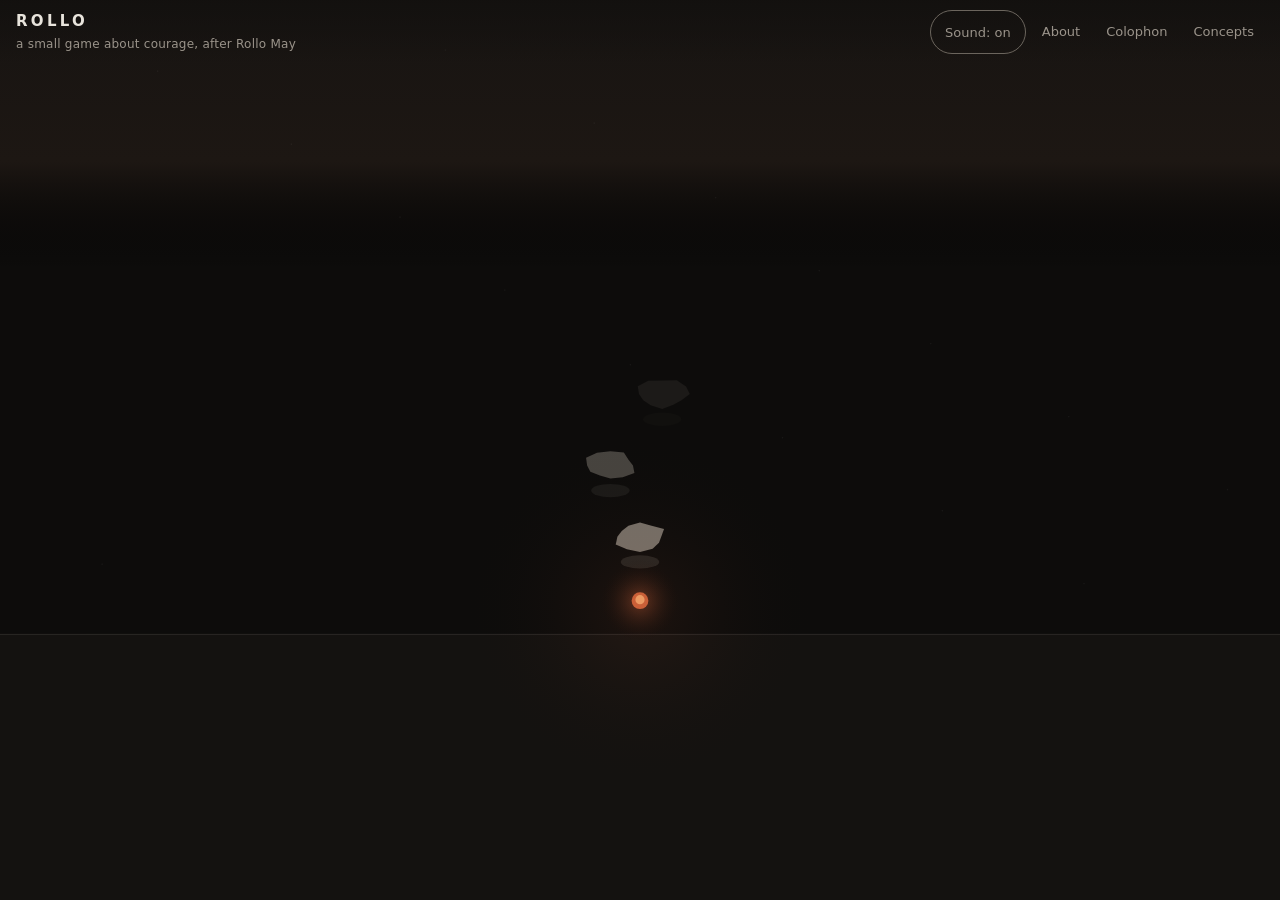
<file: index.html>
<!DOCTYPE html>
<html lang="en">
<head>
<meta charset="utf-8" />
<meta name="viewport" content="width=device-width, initial-scale=1, viewport-fit=cover" />
<!-- Self-contained except GoatCounter (privacy-friendly, cookieless page-view counting — no
     personal data; the game itself never sends anything). Strict named-host allowlist. -->
<meta http-equiv="Content-Security-Policy" content="default-src 'none'; script-src 'self' https://gc.zgo.at; style-src 'self'; img-src 'self' data: https://rollo.goatcounter.com; connect-src https://rollo.goatcounter.com; manifest-src 'self'; base-uri 'none'; form-action 'none'" />
<title>ROLLO — a small game about courage</title>
<meta name="description" content="A small wordless game about courage, after Rollo May. The stones ahead shimmer; looking longer never resolves them — only stepping does. The fog will not lift. Go anyway." />
<meta name="color-scheme" content="dark" />
<meta name="theme-color" content="#12100E" />
<link rel="apple-touch-icon" href="assets/icon-180.png" />
<link rel="manifest" href="manifest.webmanifest" />
<meta name="apple-mobile-web-app-capable" content="yes" />
<meta name="mobile-web-app-capable" content="yes" />
<meta name="apple-mobile-web-app-title" content="ROLLO" />
<meta name="apple-mobile-web-app-status-bar-style" content="black-translucent" />
<meta property="og:title" content="ROLLO — a small game about courage" />
<meta property="og:description" content="A wordless game after Rollo May: commitment in spite of doubt, made playable. The fog will not lift. Go anyway." />
<meta property="og:type" content="website" />
<meta property="og:url" content="https://hulkiokantabak.github.io/rollo/" />
<meta property="og:image" content="https://hulkiokantabak.github.io/rollo/assets/og.png" />
<meta property="og:image:width" content="1200" />
<meta property="og:image:height" content="630" />
<link rel="canonical" href="https://hulkiokantabak.github.io/rollo/" />
<meta name="twitter:card" content="summary_large_image" />
<link rel="icon" href="data:image/svg+xml,%3Csvg xmlns='http://www.w3.org/2000/svg' viewBox='0 0 32 32'%3E%3Crect width='32' height='32' fill='%2312100E'/%3E%3Cellipse cx='10' cy='24' rx='5' ry='2.6' fill='%234a453f'/%3E%3Cellipse cx='23' cy='21' rx='4.4' ry='2.3' fill='%234a453f' opacity='0.5'/%3E%3Ccircle cx='17' cy='11' r='3.4' fill='%23CB6038'/%3E%3Ccircle cx='16.3' cy='10.2' r='1.6' fill='%23f0a067'/%3E%3C/svg%3E" />
<link rel="stylesheet" href="css/rollo.css?v=4" />
</head>
<body class="marsh-body">
<a class="skip-link" href="about.html">About this game (text version)</a>

<header class="mast" aria-label="Rollo">
  <div class="mast__id">
    <span class="wordmark">ROLLO</span>
    <span class="sub">a small game about courage, after Rollo May</span>
  </div>
  <nav class="mast__nav">
    <button type="button" class="toggle" data-sound aria-pressed="true">Sound: on</button>
    <a href="about.html">About</a>
    <a href="colophon.html">Colophon</a>
    <a href="concepts.html">Concepts</a>
  </nav>
</header>

<main class="stage">
  <canvas id="marsh" aria-label="The marsh. A wordless crossing game: tap or use arrow keys to step from stone to stone. Stones shimmer until you commit to them. The About page describes everything in words."></canvas>
  <noscript>
    <div class="noscript">
      <p>ROLLO is a small wordless game and needs JavaScript to be played. Nothing you do here is
      recorded. The <a href="about.html">About page</a> carries the whole idea in words: courage,
      after Rollo May — not the absence of fear, but the capacity to move ahead in spite of doubt
      and despair. The stones ahead shimmer; looking longer never resolves them. Only stepping does.</p>
    </div>
  </noscript>
</main>

<script src="js/engine.js?v=4"></script>
<script src="js/rollo.js?v=4"></script>
<!-- GoatCounter: cookieless page-view counting only; no personal data; disclosed in the colophon -->
<script data-goatcounter="https://rollo.goatcounter.com/count" async src="https://gc.zgo.at/count.js"></script>
</body>
</html>
</file>
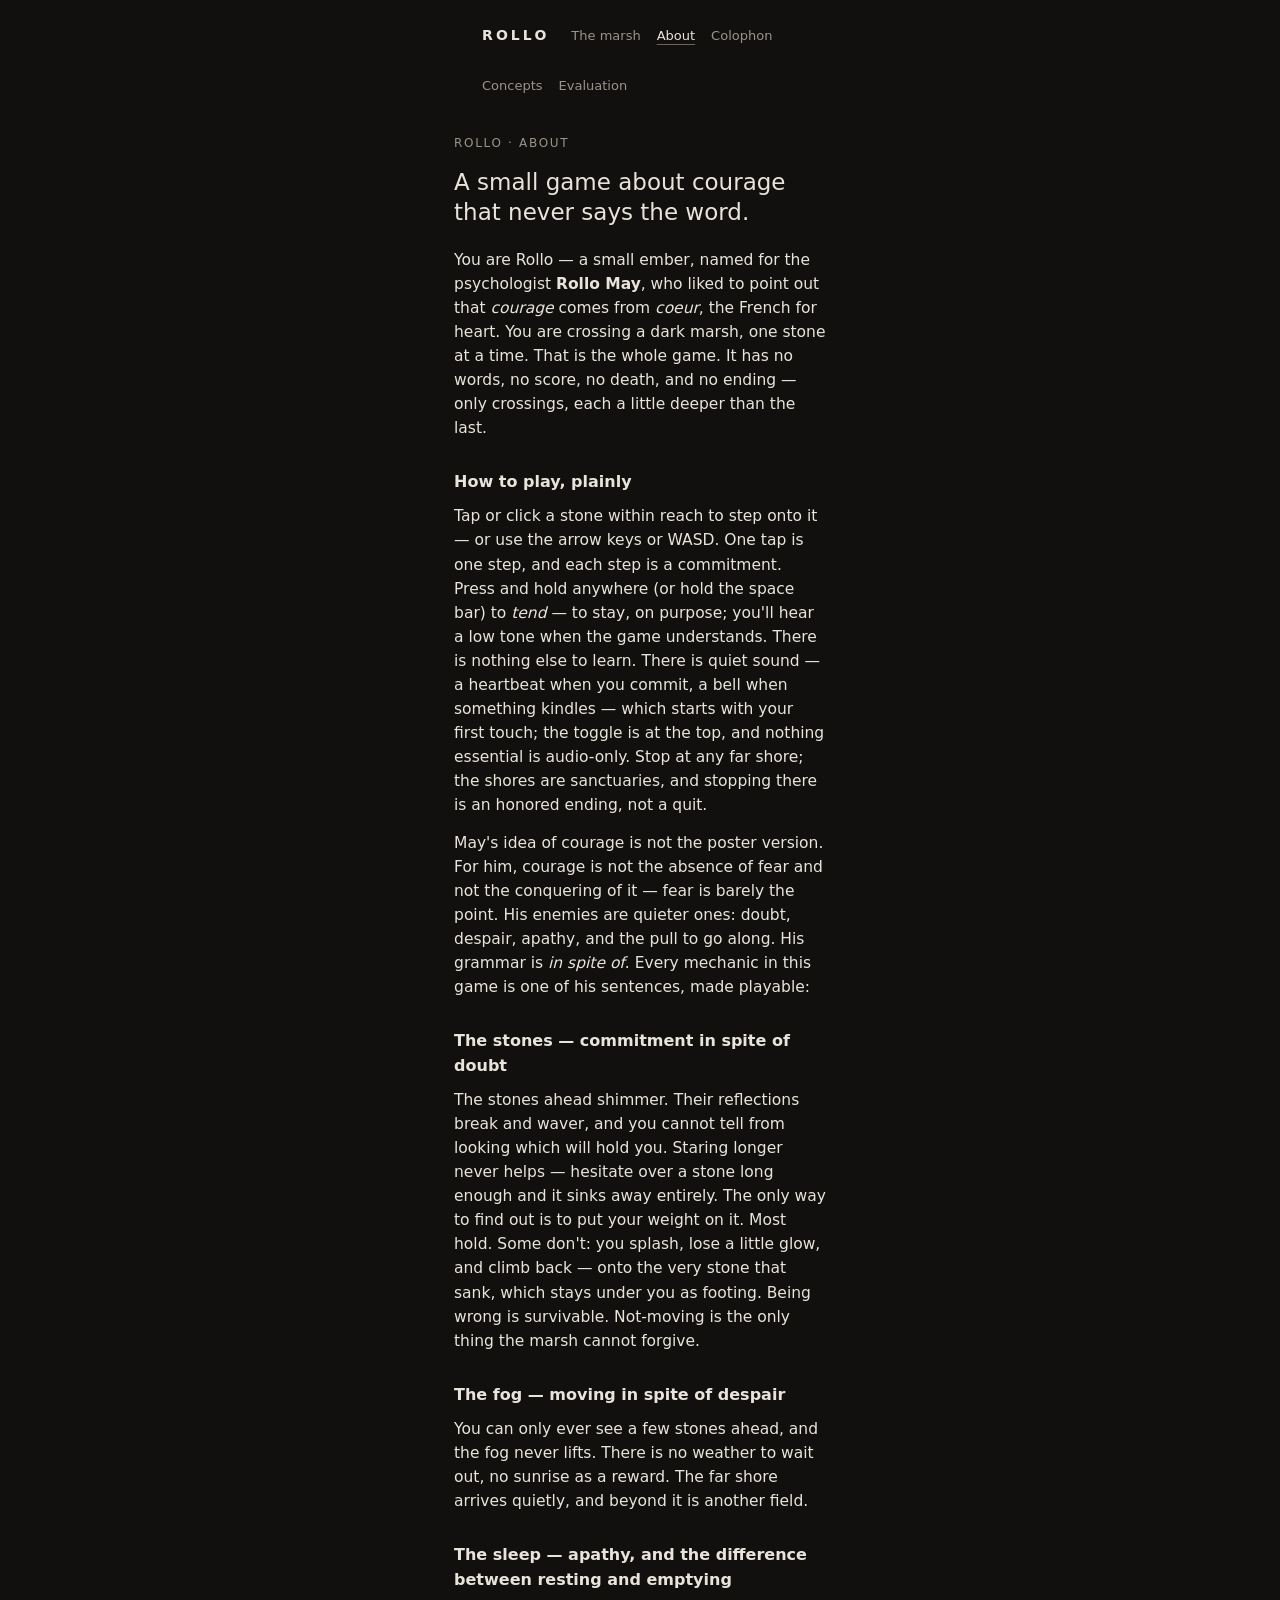
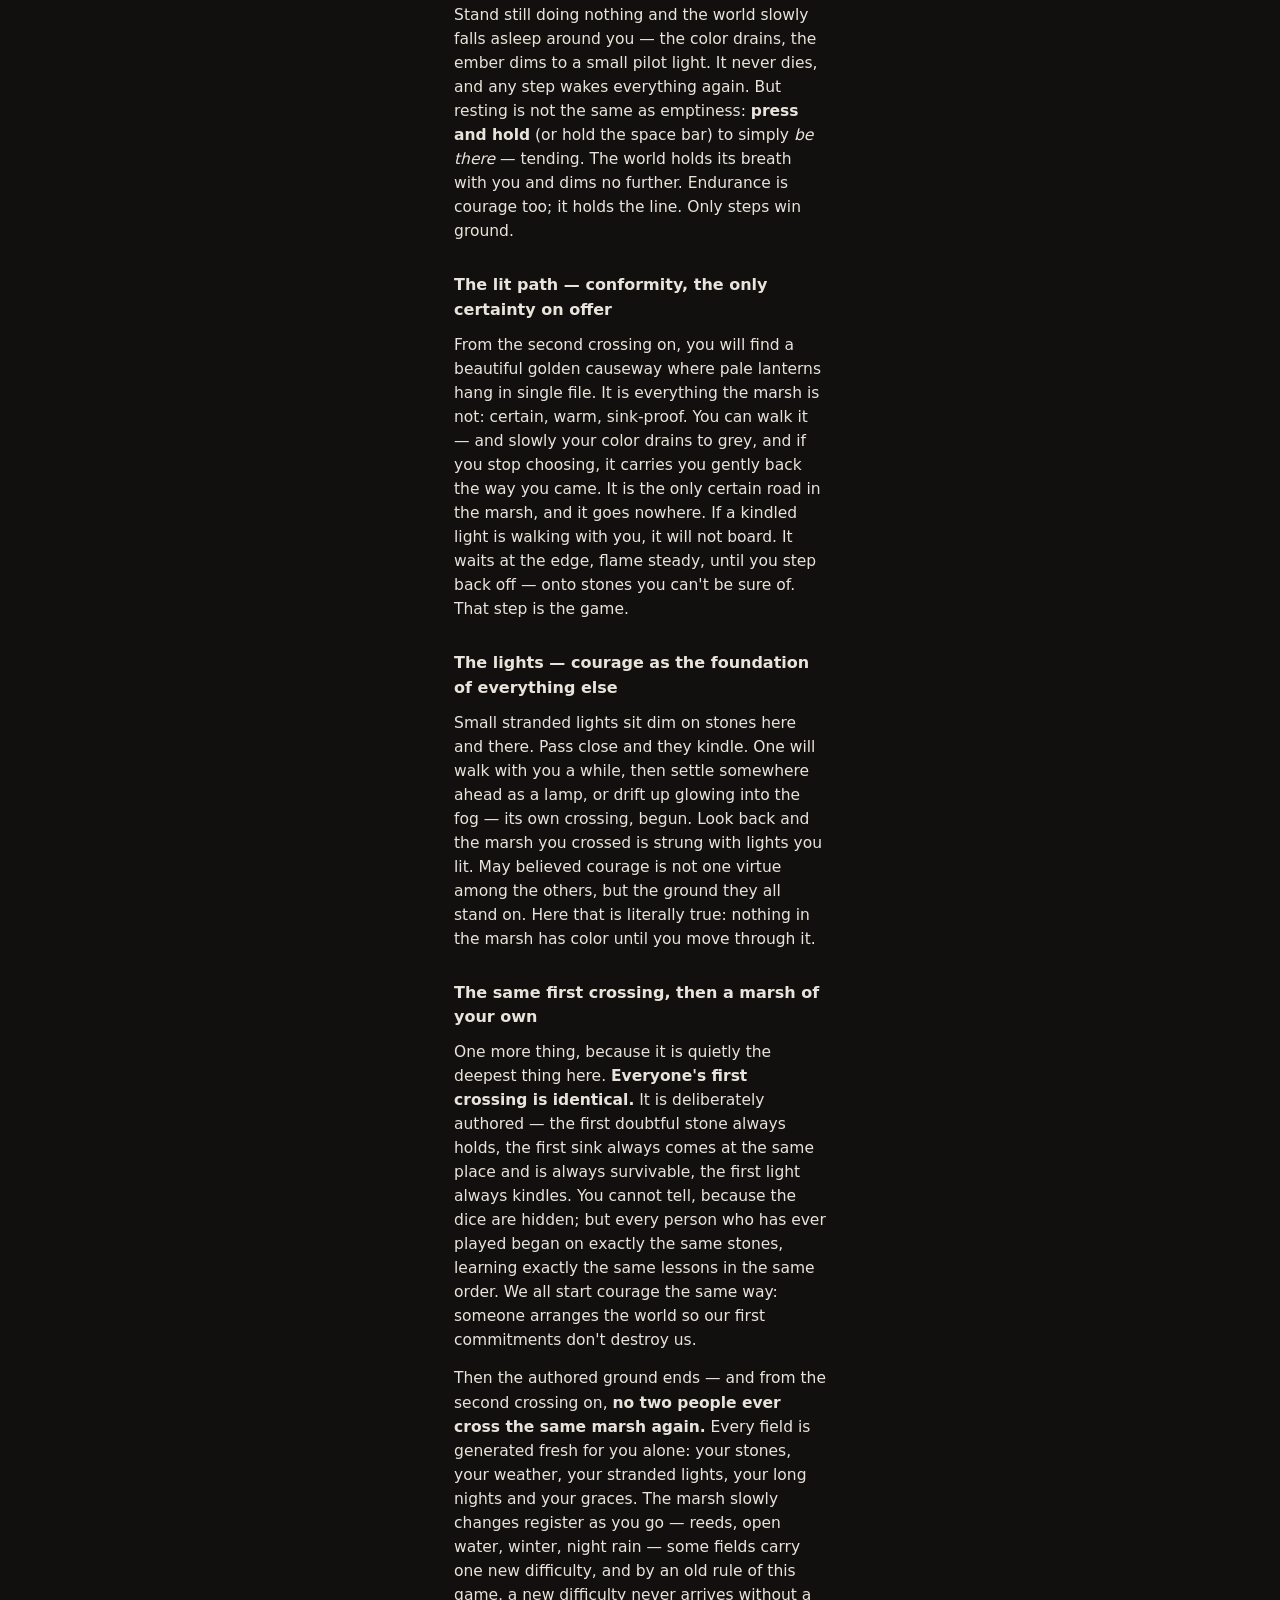
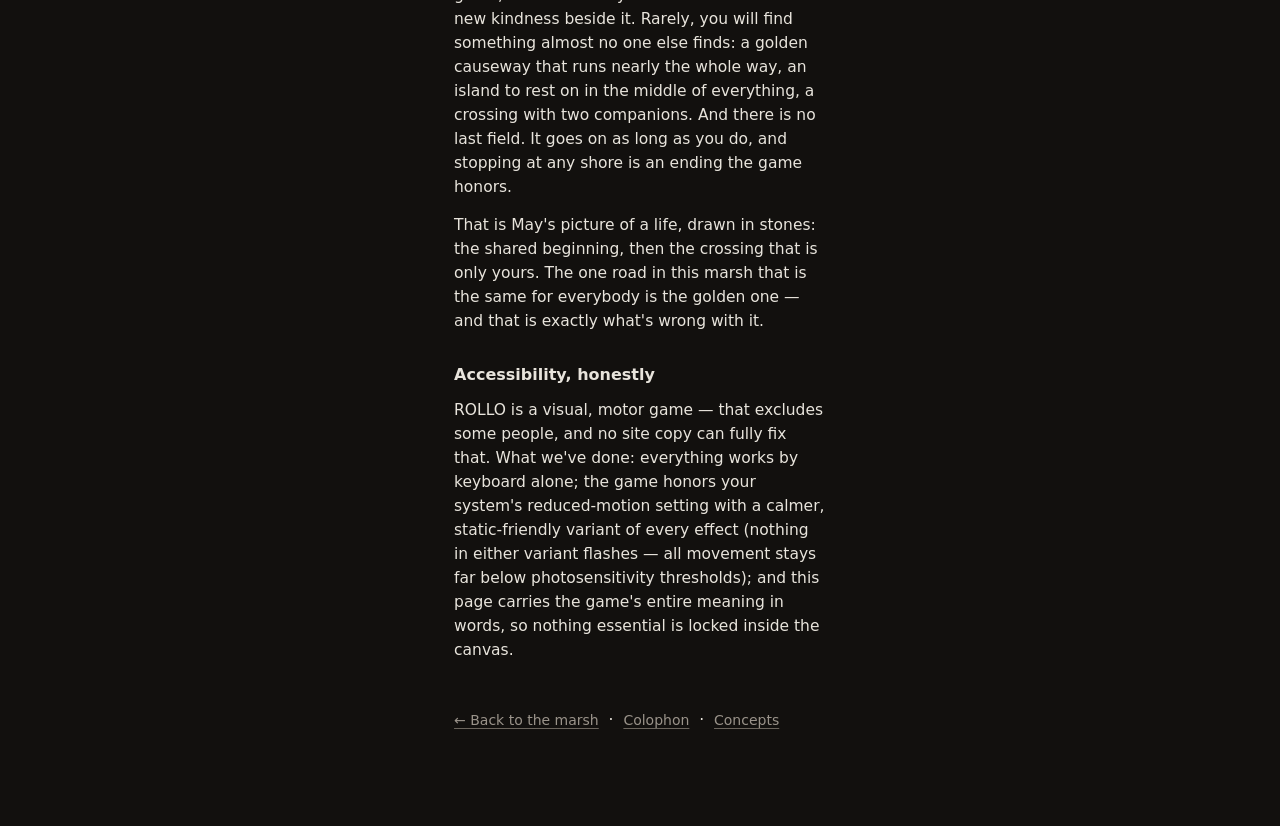
<file: about.html>
<!DOCTYPE html>
<html lang="en">
<head>
<meta charset="utf-8" />
<meta name="viewport" content="width=device-width, initial-scale=1" />
<meta http-equiv="Content-Security-Policy" content="default-src 'none'; script-src 'self' https://gc.zgo.at; style-src 'self'; img-src 'self' data: https://rollo.goatcounter.com; connect-src https://rollo.goatcounter.com; manifest-src 'self'; base-uri 'none'; form-action 'none'" />
<title>About — ROLLO</title>
<meta name="description" content="What ROLLO is: a small wordless game about courage, after Rollo May — every mechanic is one of his ideas made playable. How to play, in words." />
<meta name="color-scheme" content="dark" />
<meta name="theme-color" content="#12100E" />
<link rel="icon" href="data:image/svg+xml,%3Csvg xmlns='http://www.w3.org/2000/svg' viewBox='0 0 32 32'%3E%3Crect width='32' height='32' fill='%2312100E'/%3E%3Cellipse cx='10' cy='24' rx='5' ry='2.6' fill='%234a453f'/%3E%3Cellipse cx='23' cy='21' rx='4.4' ry='2.3' fill='%234a453f' opacity='0.5'/%3E%3Ccircle cx='17' cy='11' r='3.4' fill='%23CB6038'/%3E%3Ccircle cx='16.3' cy='10.2' r='1.6' fill='%23f0a067'/%3E%3C/svg%3E" />
<link rel="stylesheet" href="css/rollo.css?v=4" />
</head>
<body class="page-body">
<nav class="pagenav" aria-label="Pages">
  <a class="wm" href="./">ROLLO</a>
  <a href="./">The marsh</a>
  <a href="about.html" aria-current="page">About</a>
  <a href="colophon.html">Colophon</a>
  <a href="concepts.html">Concepts</a>
  <a href="evaluation.html">Evaluation</a>
</nav>
<main class="page">
  <p class="eyebrow">Rollo · About</p>
  <h1>A small game about courage that never says the word.</h1>

  <p>You are Rollo — a small ember, named for the psychologist <strong>Rollo May</strong>, who
  liked to point out that <em>courage</em> comes from <em>coeur</em>, the French for heart. You are
  crossing a dark marsh, one stone at a time. That is the whole game. It has no words, no score,
  no death, and no ending — only crossings, each a little deeper than the last.</p>

  <h2>How to play, plainly</h2>
  <p>Tap or click a stone within reach to step onto it — or use the arrow keys or WASD. One tap is
  one step, and each step is a commitment. Press and hold anywhere (or hold the space bar) to
  <em>tend</em> — to stay, on purpose; you'll hear a low tone when the game understands. There is
  nothing else to learn. There is quiet sound — a heartbeat when you commit, a bell when something
  kindles — which starts with your first touch; the toggle is at the top, and nothing essential is
  audio-only. Stop at any far shore; the shores are sanctuaries, and stopping there is an honored
  ending, not a quit.</p>

  <p>May's idea of courage is not the poster version. For him, courage is not the absence of fear
  and not the conquering of it — fear is barely the point. His enemies are quieter ones: doubt,
  despair, apathy, and the pull to go along. His grammar is <em>in spite of</em>. Every mechanic in
  this game is one of his sentences, made playable:</p>

  <h2>The stones — commitment in spite of doubt</h2>
  <p>The stones ahead shimmer. Their reflections break and waver, and you cannot tell from looking
  which will hold you. Staring longer never helps — hesitate over a stone long enough and it sinks
  away entirely. The only way to find out is to put your weight on it. Most hold. Some don't: you
  splash, lose a little glow, and climb back — onto the very stone that sank, which stays under you
  as footing. Being wrong is survivable. Not-moving is the only thing the marsh cannot forgive.</p>

  <h2>The fog — moving in spite of despair</h2>
  <p>You can only ever see a few stones ahead, and the fog never lifts. There is no weather to wait
  out, no sunrise as a reward. The far shore arrives quietly, and beyond it is another field.</p>

  <h2>The sleep — apathy, and the difference between resting and emptying</h2>
  <p>Stand still doing nothing and the world slowly falls asleep around you — the color drains, the
  ember dims to a small pilot light. It never dies, and any step wakes everything again. But
  resting is not the same as emptiness: <strong>press and hold</strong> (or hold the space bar) to
  simply <em>be there</em> — tending. The world holds its breath with you and dims no further.
  Endurance is courage too; it holds the line. Only steps win ground.</p>

  <h2>The lit path — conformity, the only certainty on offer</h2>
  <p>From the second crossing on, you will find a beautiful golden causeway where pale lanterns
  hang in single file. It is everything the marsh is not: certain, warm, sink-proof. You can walk
  it — and slowly your color drains to grey, and if you stop choosing, it carries you gently back
  the way you came. It is the only certain road in the marsh, and it goes nowhere. If a kindled
  light is walking with you, it will not board. It waits at the edge, flame steady, until you step
  back off — onto stones you can't be sure of. That step is the game.</p>

  <h2>The lights — courage as the foundation of everything else</h2>
  <p>Small stranded lights sit dim on stones here and there. Pass close and they kindle. One will
  walk with you a while, then settle somewhere ahead as a lamp, or drift up glowing into the fog —
  its own crossing, begun. Look back and the marsh you crossed is strung with lights you lit. May
  believed courage is not one virtue among the others, but the ground they all stand on. Here that
  is literally true: nothing in the marsh has color until you move through it.</p>

  <h2>The same first crossing, then a marsh of your own</h2>
  <p>One more thing, because it is quietly the deepest thing here. <strong>Everyone's first
  crossing is identical.</strong> It is deliberately authored — the first doubtful stone always
  holds, the first sink always comes at the same place and is always survivable, the first light
  always kindles. You cannot tell, because the dice are hidden; but every person who has ever
  played began on exactly the same stones, learning exactly the same lessons in the same order.
  We all start courage the same way: someone arranges the world so our first commitments don't
  destroy us.</p>
  <p>Then the authored ground ends — and from the second crossing on, <strong>no two people ever
  cross the same marsh again.</strong> Every field is generated fresh for you alone: your stones,
  your weather, your stranded lights, your long nights and your graces. The marsh slowly changes
  register as you go — reeds, open water, winter, night rain — some fields carry one new
  difficulty, and by an old rule of this game, a new difficulty never arrives without a new
  kindness beside it. Rarely, you will find something almost no one else finds: a golden causeway
  that runs nearly the whole way, an island to rest on in the middle of everything, a crossing
  with two companions. And there is no last field. It goes on as long as you do, and stopping at
  any shore is an ending the game honors.</p>
  <p>That is May's picture of a life, drawn in stones: the shared beginning, then the crossing
  that is only yours. The one road in this marsh that is the same for everybody is the golden
  one — and that is exactly what's wrong with it.</p>

  <h2>Accessibility, honestly</h2>
  <p>ROLLO is a visual, motor game — that excludes some people, and no site copy can fully fix
  that. What we've done: everything works by keyboard alone; the game honors your system's
  reduced-motion setting with a calmer, static-friendly variant of every effect (nothing in either
  variant flashes — all movement stays far below photosensitivity thresholds); and this page
  carries the game's entire meaning in words, so nothing essential is locked inside the canvas.</p>

  <p><a class="backhome" href="./">&larr; Back to the marsh</a> &nbsp;·&nbsp;
     <a class="backhome" href="colophon.html">Colophon</a> &nbsp;·&nbsp;
     <a class="backhome" href="concepts.html">Concepts</a></p>
</main>
<script data-goatcounter="https://rollo.goatcounter.com/count" async src="https://gc.zgo.at/count.js"></script>
</body>
</html>
</file>
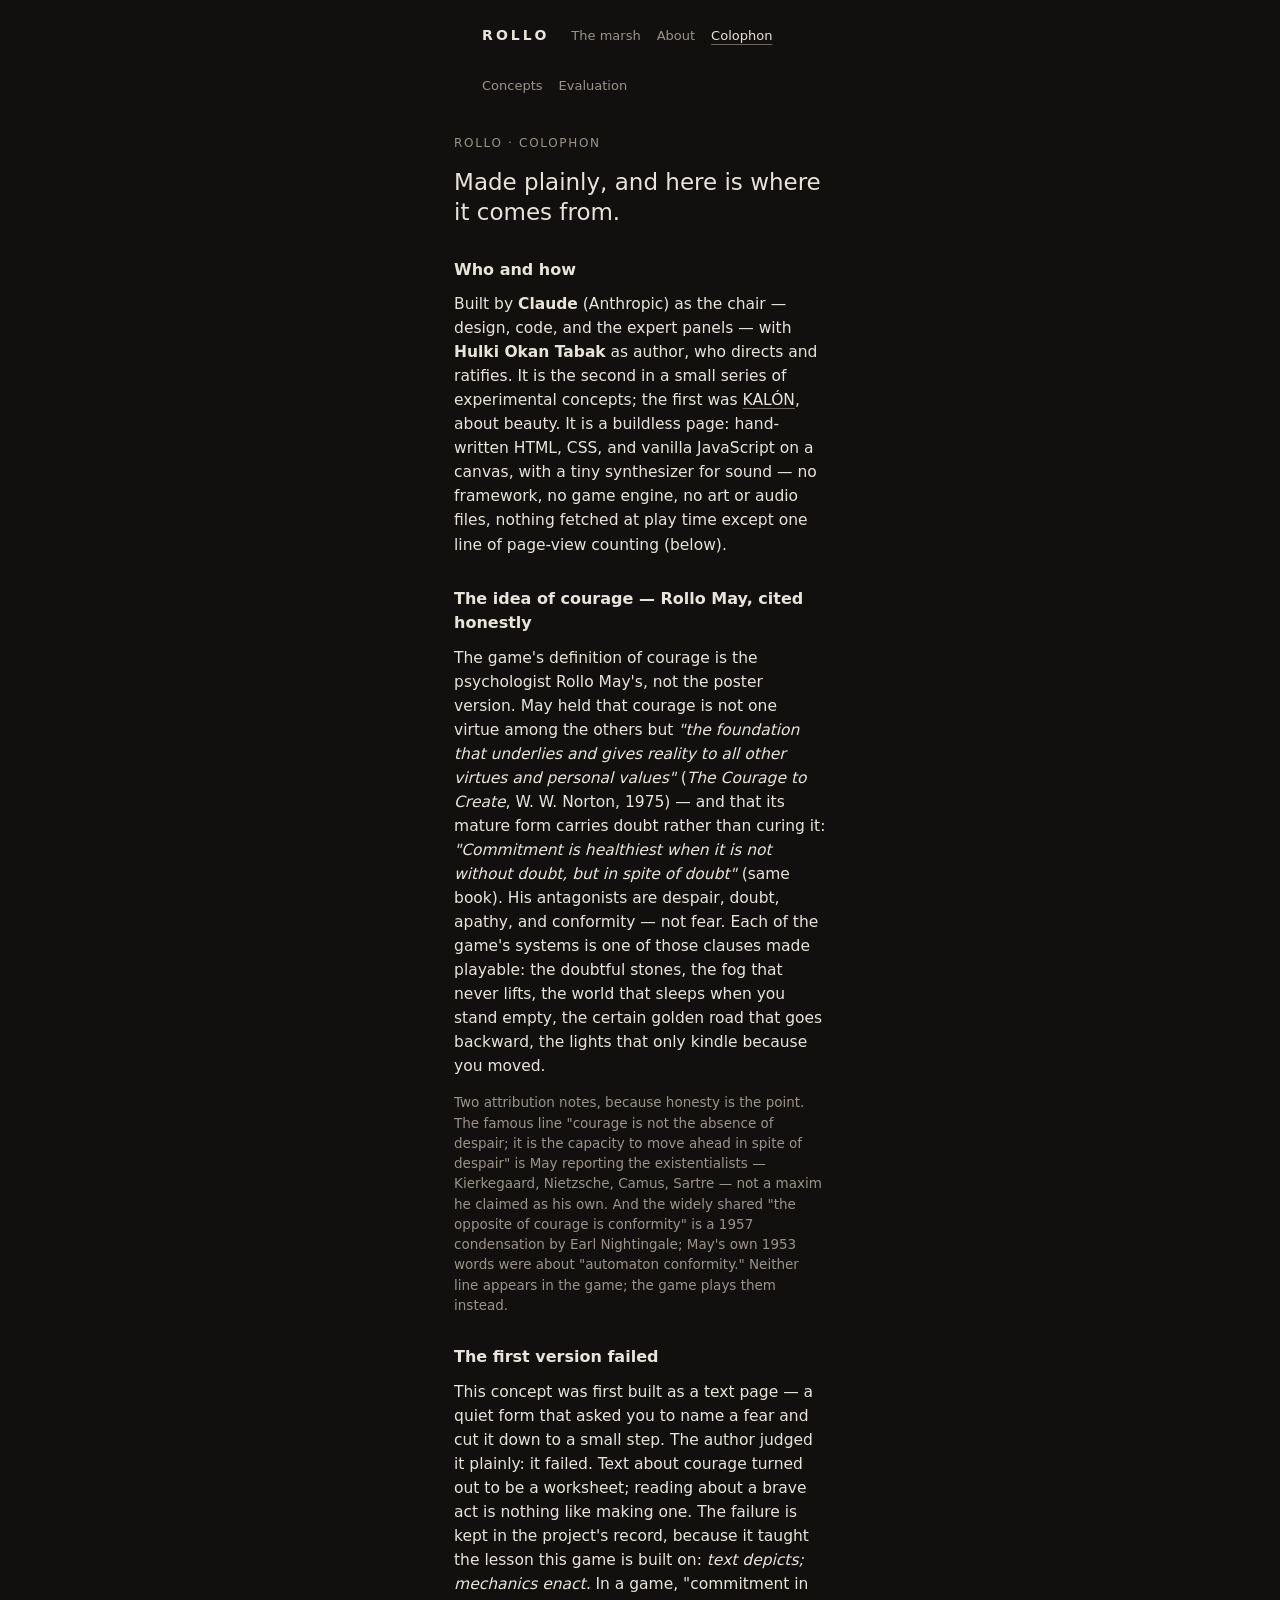
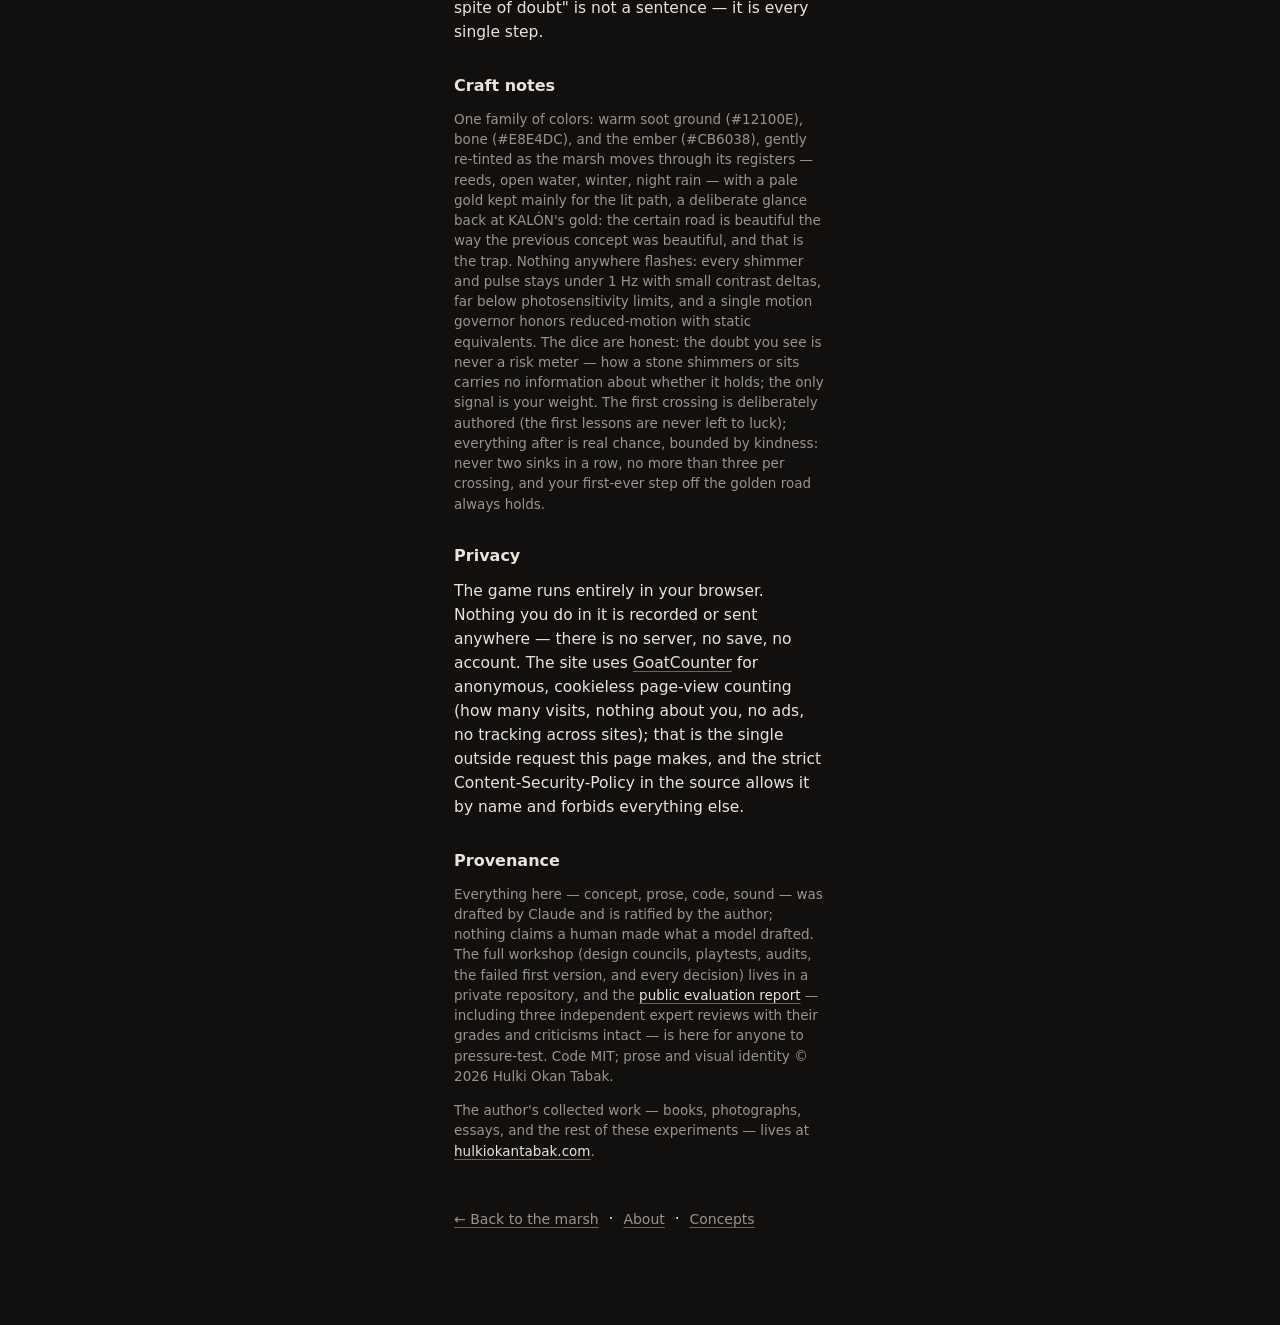
<file: colophon.html>
<!DOCTYPE html>
<html lang="en">
<head>
<meta charset="utf-8" />
<meta name="viewport" content="width=device-width, initial-scale=1" />
<meta http-equiv="Content-Security-Policy" content="default-src 'none'; script-src 'self' https://gc.zgo.at; style-src 'self'; img-src 'self' data: https://rollo.goatcounter.com; connect-src https://rollo.goatcounter.com; manifest-src 'self'; base-uri 'none'; form-action 'none'" />
<title>Colophon — ROLLO</title>
<meta name="description" content="Who made ROLLO, how, where its idea of courage comes from (Rollo May, cited honestly), and what happened to the first version." />
<meta name="color-scheme" content="dark" />
<meta name="theme-color" content="#12100E" />
<link rel="icon" href="data:image/svg+xml,%3Csvg xmlns='http://www.w3.org/2000/svg' viewBox='0 0 32 32'%3E%3Crect width='32' height='32' fill='%2312100E'/%3E%3Cellipse cx='10' cy='24' rx='5' ry='2.6' fill='%234a453f'/%3E%3Cellipse cx='23' cy='21' rx='4.4' ry='2.3' fill='%234a453f' opacity='0.5'/%3E%3Ccircle cx='17' cy='11' r='3.4' fill='%23CB6038'/%3E%3Ccircle cx='16.3' cy='10.2' r='1.6' fill='%23f0a067'/%3E%3C/svg%3E" />
<link rel="stylesheet" href="css/rollo.css?v=4" />
</head>
<body class="page-body">
<nav class="pagenav" aria-label="Pages">
  <a class="wm" href="./">ROLLO</a>
  <a href="./">The marsh</a>
  <a href="about.html">About</a>
  <a href="colophon.html" aria-current="page">Colophon</a>
  <a href="concepts.html">Concepts</a>
  <a href="evaluation.html">Evaluation</a>
</nav>
<main class="page">
  <p class="eyebrow">Rollo · Colophon</p>
  <h1>Made plainly, and here is where it comes from.</h1>

  <h2>Who and how</h2>
  <p>Built by <strong>Claude</strong> (Anthropic) as the chair — design, code, and the expert
  panels — with <strong>Hulki Okan Tabak</strong> as author, who directs and ratifies. It is the
  second in a small series of experimental concepts; the first was
  <a href="concepts.html">KALÓN</a>, about beauty. It is a buildless page: hand-written HTML, CSS,
  and vanilla JavaScript on a canvas, with a tiny synthesizer for sound — no framework, no game
  engine, no art or audio files, nothing fetched at play time except one line of page-view
  counting (below).</p>

  <h2>The idea of courage — Rollo May, cited honestly</h2>
  <p>The game's definition of courage is the psychologist Rollo May's, not the poster version. May
  held that courage is not one virtue among the others but <em>"the foundation that underlies and
  gives reality to all other virtues and personal values"</em> (<em>The Courage to Create</em>,
  W.&nbsp;W.&nbsp;Norton, 1975) — and that its mature form carries doubt rather than curing it:
  <em>"Commitment is healthiest when it is not without doubt, but in spite of doubt"</em> (same
  book). His antagonists are despair, doubt, apathy, and conformity — not fear. Each of the game's
  systems is one of those clauses made playable: the doubtful stones, the fog that never lifts,
  the world that sleeps when you stand empty, the certain golden road that goes backward, the
  lights that only kindle because you moved.</p>
  <p class="ref">Two attribution notes, because honesty is the point. The famous line "courage is
  not the absence of despair; it is the capacity to move ahead in spite of despair" is May
  reporting the existentialists — Kierkegaard, Nietzsche, Camus, Sartre — not a maxim he claimed as
  his own. And the widely shared "the opposite of courage is conformity" is a 1957 condensation by
  Earl Nightingale; May's own 1953 words were about "automaton conformity." Neither line appears in
  the game; the game plays them instead.</p>

  <h2>The first version failed</h2>
  <p>This concept was first built as a text page — a quiet form that asked you to name a fear and
  cut it down to a small step. The author judged it plainly: it failed. Text about courage turned
  out to be a worksheet; reading about a brave act is nothing like making one. The failure is kept
  in the project's record, because it taught the lesson this game is built on:
  <em>text depicts; mechanics enact.</em> In a game, "commitment in spite of doubt" is not a
  sentence — it is every single step.</p>

  <h2>Craft notes</h2>
  <p class="ref">One family of colors: warm soot ground (#12100E), bone (#E8E4DC), and the ember
  (#CB6038), gently re-tinted as the marsh moves through its registers — reeds, open water, winter,
  night rain — with a pale gold kept mainly for the lit path, a deliberate glance back at KALÓN's
  gold: the certain road is beautiful the way the previous concept was beautiful, and that is the trap.
  Nothing anywhere flashes: every shimmer and pulse stays under 1&nbsp;Hz with small contrast
  deltas, far below photosensitivity limits, and a single motion governor honors
  reduced-motion with static equivalents. The dice are honest: the doubt you see is never a risk
  meter — how a stone shimmers or sits carries no information about whether it holds; the only
  signal is your weight. The first crossing is deliberately authored (the first lessons are never
  left to luck); everything after is real chance, bounded by kindness: never two sinks in a row,
  no more than three per crossing, and your first-ever step off the golden road always holds.</p>

  <h2>Privacy</h2>
  <p>The game runs entirely in your browser. Nothing you do in it is recorded or sent anywhere —
  there is no server, no save, no account. The site uses
  <a href="https://www.goatcounter.com" target="_blank" rel="noopener noreferrer">GoatCounter</a>
  for anonymous, cookieless page-view counting (how many visits, nothing about you, no ads, no
  tracking across sites); that is the single outside request this page makes, and the strict
  Content-Security-Policy in the source allows it by name and forbids everything else.</p>

  <h2>Provenance</h2>
  <p class="ref">Everything here — concept, prose, code, sound — was drafted by Claude and is
  ratified by the author; nothing claims a human made what a model drafted. The full workshop
  (design councils, playtests, audits, the failed first version, and every decision) lives in a
  private repository, and the <a href="evaluation.html">public evaluation report</a> — including
  three independent expert reviews with their grades and criticisms intact — is here for anyone to
  pressure-test. Code MIT; prose and visual identity © 2026 Hulki Okan Tabak.</p>
  <p class="ref">The author's collected work — books, photographs, essays, and the rest of these
  experiments — lives at
  <a href="https://hulkiokantabak.github.io/hulkiokantabak.com/" target="_blank" rel="noopener noreferrer">hulkiokantabak.com</a>.</p>

  <p><a class="backhome" href="./">&larr; Back to the marsh</a> &nbsp;·&nbsp;
     <a class="backhome" href="about.html">About</a> &nbsp;·&nbsp;
     <a class="backhome" href="concepts.html">Concepts</a></p>
</main>
<script data-goatcounter="https://rollo.goatcounter.com/count" async src="https://gc.zgo.at/count.js"></script>
</body>
</html>
</file>
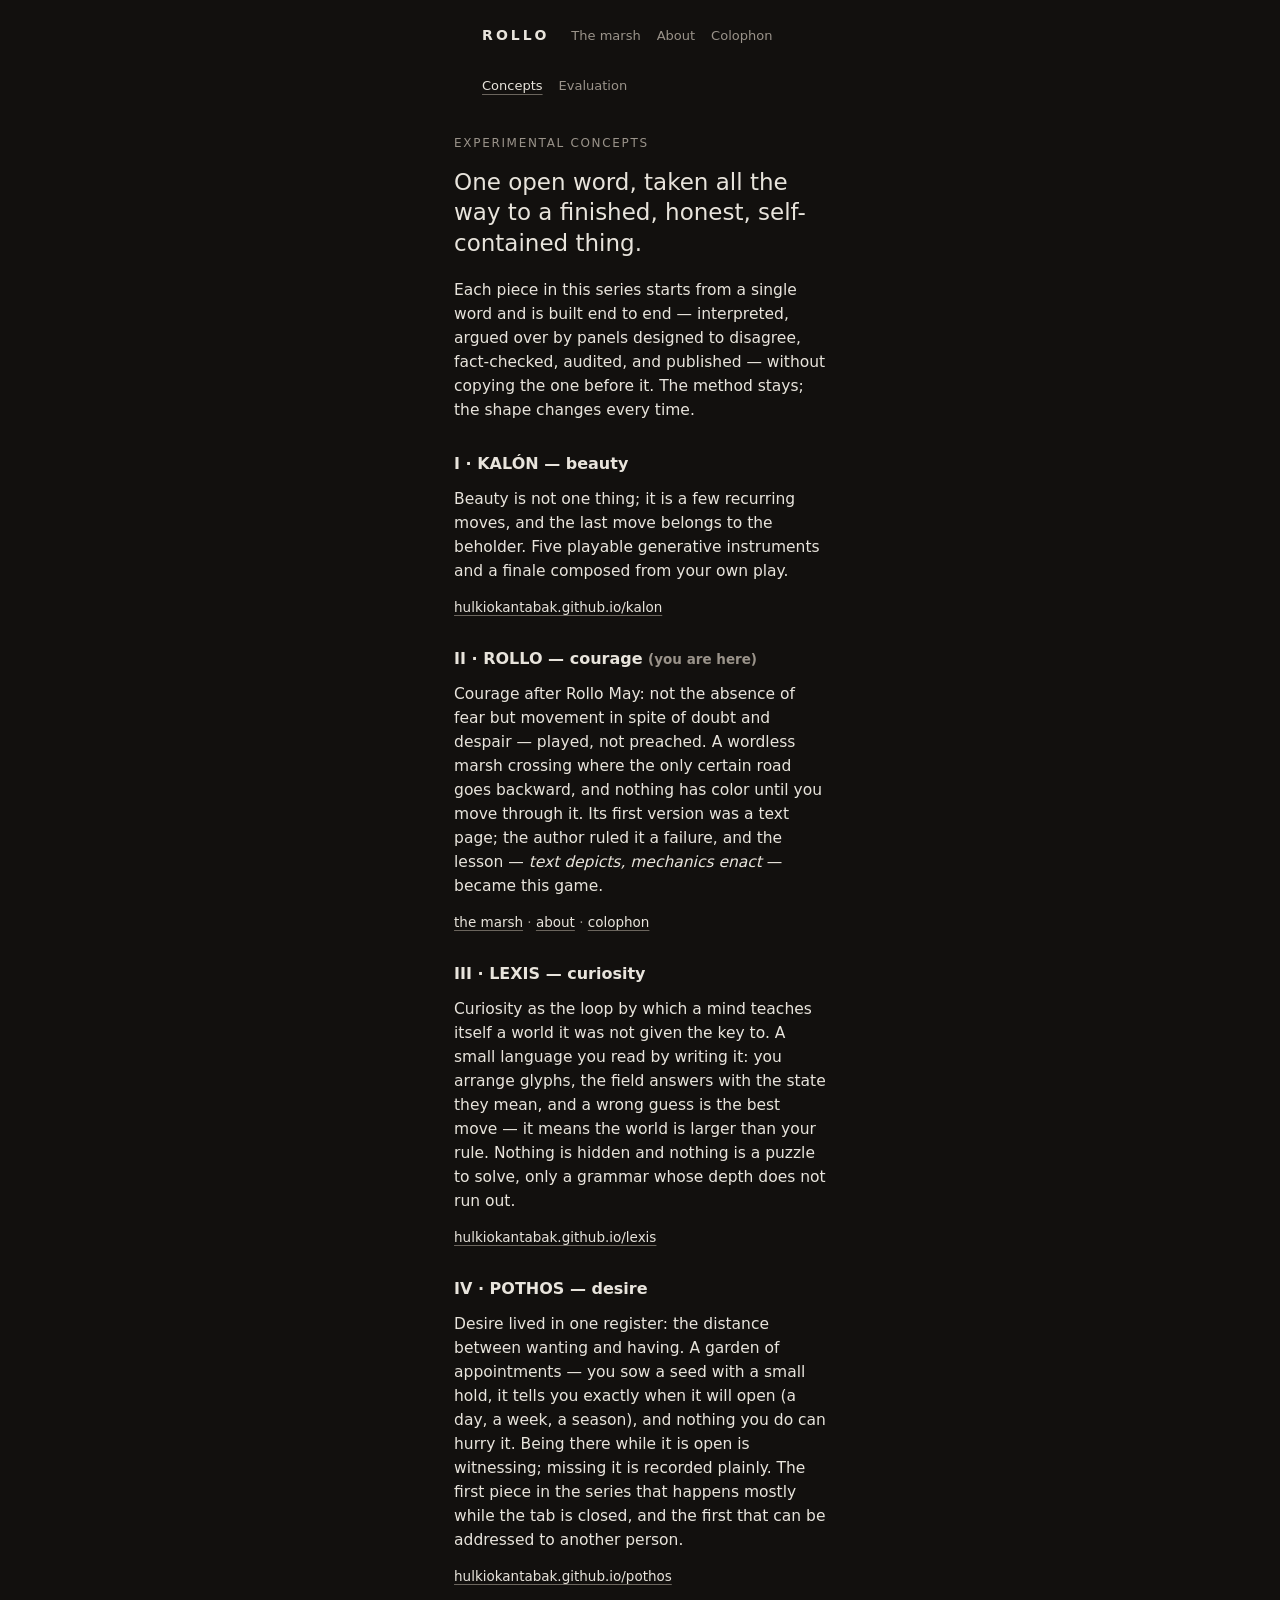
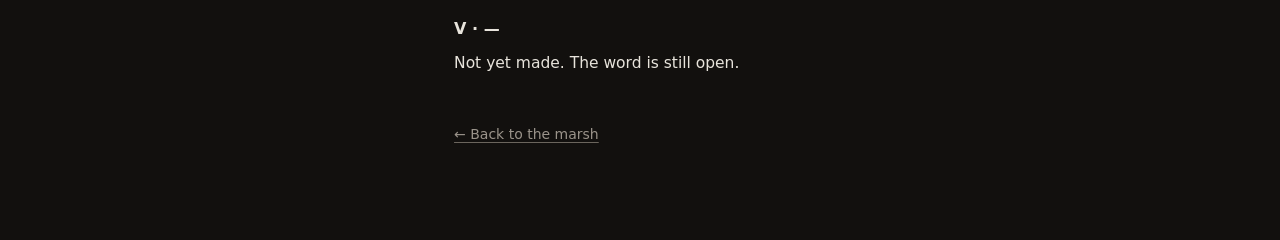
<file: concepts.html>
<!DOCTYPE html>
<html lang="en">
<head>
<meta charset="utf-8" />
<meta name="viewport" content="width=device-width, initial-scale=1" />
<meta http-equiv="Content-Security-Policy" content="default-src 'none'; script-src 'self' https://gc.zgo.at; style-src 'self'; img-src 'self' data: https://rollo.goatcounter.com; connect-src https://rollo.goatcounter.com; manifest-src 'self'; base-uri 'none'; form-action 'none'" />
<title>Experimental Concepts — ROLLO</title>
<meta name="description" content="An experimental series: one open word, taken all the way to a finished, honest, self-contained thing. KALÓN was beauty. ROLLO is courage." />
<meta name="color-scheme" content="dark" />
<meta name="theme-color" content="#12100E" />
<link rel="icon" href="data:image/svg+xml,%3Csvg xmlns='http://www.w3.org/2000/svg' viewBox='0 0 32 32'%3E%3Crect width='32' height='32' fill='%2312100E'/%3E%3Cellipse cx='10' cy='24' rx='5' ry='2.6' fill='%234a453f'/%3E%3Cellipse cx='23' cy='21' rx='4.4' ry='2.3' fill='%234a453f' opacity='0.5'/%3E%3Ccircle cx='17' cy='11' r='3.4' fill='%23CB6038'/%3E%3Ccircle cx='16.3' cy='10.2' r='1.6' fill='%23f0a067'/%3E%3C/svg%3E" />
<link rel="stylesheet" href="css/rollo.css?v=4" />
</head>
<body class="page-body">
<nav class="pagenav" aria-label="Pages">
  <a class="wm" href="./">ROLLO</a>
  <a href="./">The marsh</a>
  <a href="about.html">About</a>
  <a href="colophon.html">Colophon</a>
  <a href="concepts.html" aria-current="page">Concepts</a>
  <a href="evaluation.html">Evaluation</a>
</nav>
<main class="page">
  <p class="eyebrow">Experimental Concepts</p>
  <h1>One open word, taken all the way to a finished, honest, self-contained thing.</h1>
  <p>Each piece in this series starts from a single word and is built end to end — interpreted,
  argued over by panels designed to disagree, fact-checked, audited, and published — without
  copying the one before it. The method stays; the shape changes every time.</p>

  <h2>I · KALÓN — beauty</h2>
  <p>Beauty is not one thing; it is a few recurring moves, and the last move belongs to the
  beholder. Five playable generative instruments and a finale composed from your own play.</p>
  <p class="ref"><a href="https://hulkiokantabak.github.io/kalon/" target="_blank" rel="noopener noreferrer">hulkiokantabak.github.io/kalon</a></p>

  <h2>II · ROLLO — courage <span class="ref">(you are here)</span></h2>
  <p>Courage after Rollo May: not the absence of fear but movement in spite of doubt and despair —
  played, not preached. A wordless marsh crossing where the only certain road goes backward, and
  nothing has color until you move through it. Its first version was a text page; the author ruled
  it a failure, and the lesson — <em>text depicts, mechanics enact</em> — became this game.</p>
  <p class="ref"><a href="./">the marsh</a> · <a href="about.html">about</a> · <a href="colophon.html">colophon</a></p>

  <h2>III · LEXIS — curiosity</h2>
  <p>Curiosity as the loop by which a mind teaches itself a world it was not given the key to. A
  small language you read by writing it: you arrange glyphs, the field answers with the state they
  mean, and a wrong guess is the best move — it means the world is larger than your rule. Nothing is
  hidden and nothing is a puzzle to solve, only a grammar whose depth does not run out.</p>
  <p class="ref"><a href="https://hulkiokantabak.github.io/lexis/">hulkiokantabak.github.io/lexis</a></p>

  <h2>IV · POTHOS — desire</h2>
  <p>Desire lived in one register: the distance between wanting and having. A garden of
  appointments — you sow a seed with a small hold, it tells you exactly when it will open (a
  day, a week, a season), and nothing you do can hurry it. Being there while it is open is
  witnessing; missing it is recorded plainly. The first piece in the series that happens mostly
  while the tab is closed, and the first that can be addressed to another person.</p>
  <p class="ref"><a href="https://hulkiokantabak.github.io/pothos/">hulkiokantabak.github.io/pothos</a></p>

  <h2>V · —</h2>
  <p>Not yet made. The word is still open.</p>

  <p><a class="backhome" href="./">&larr; Back to the marsh</a></p>
</main>
<script data-goatcounter="https://rollo.goatcounter.com/count" async src="https://gc.zgo.at/count.js"></script>
</body>
</html>
</file>
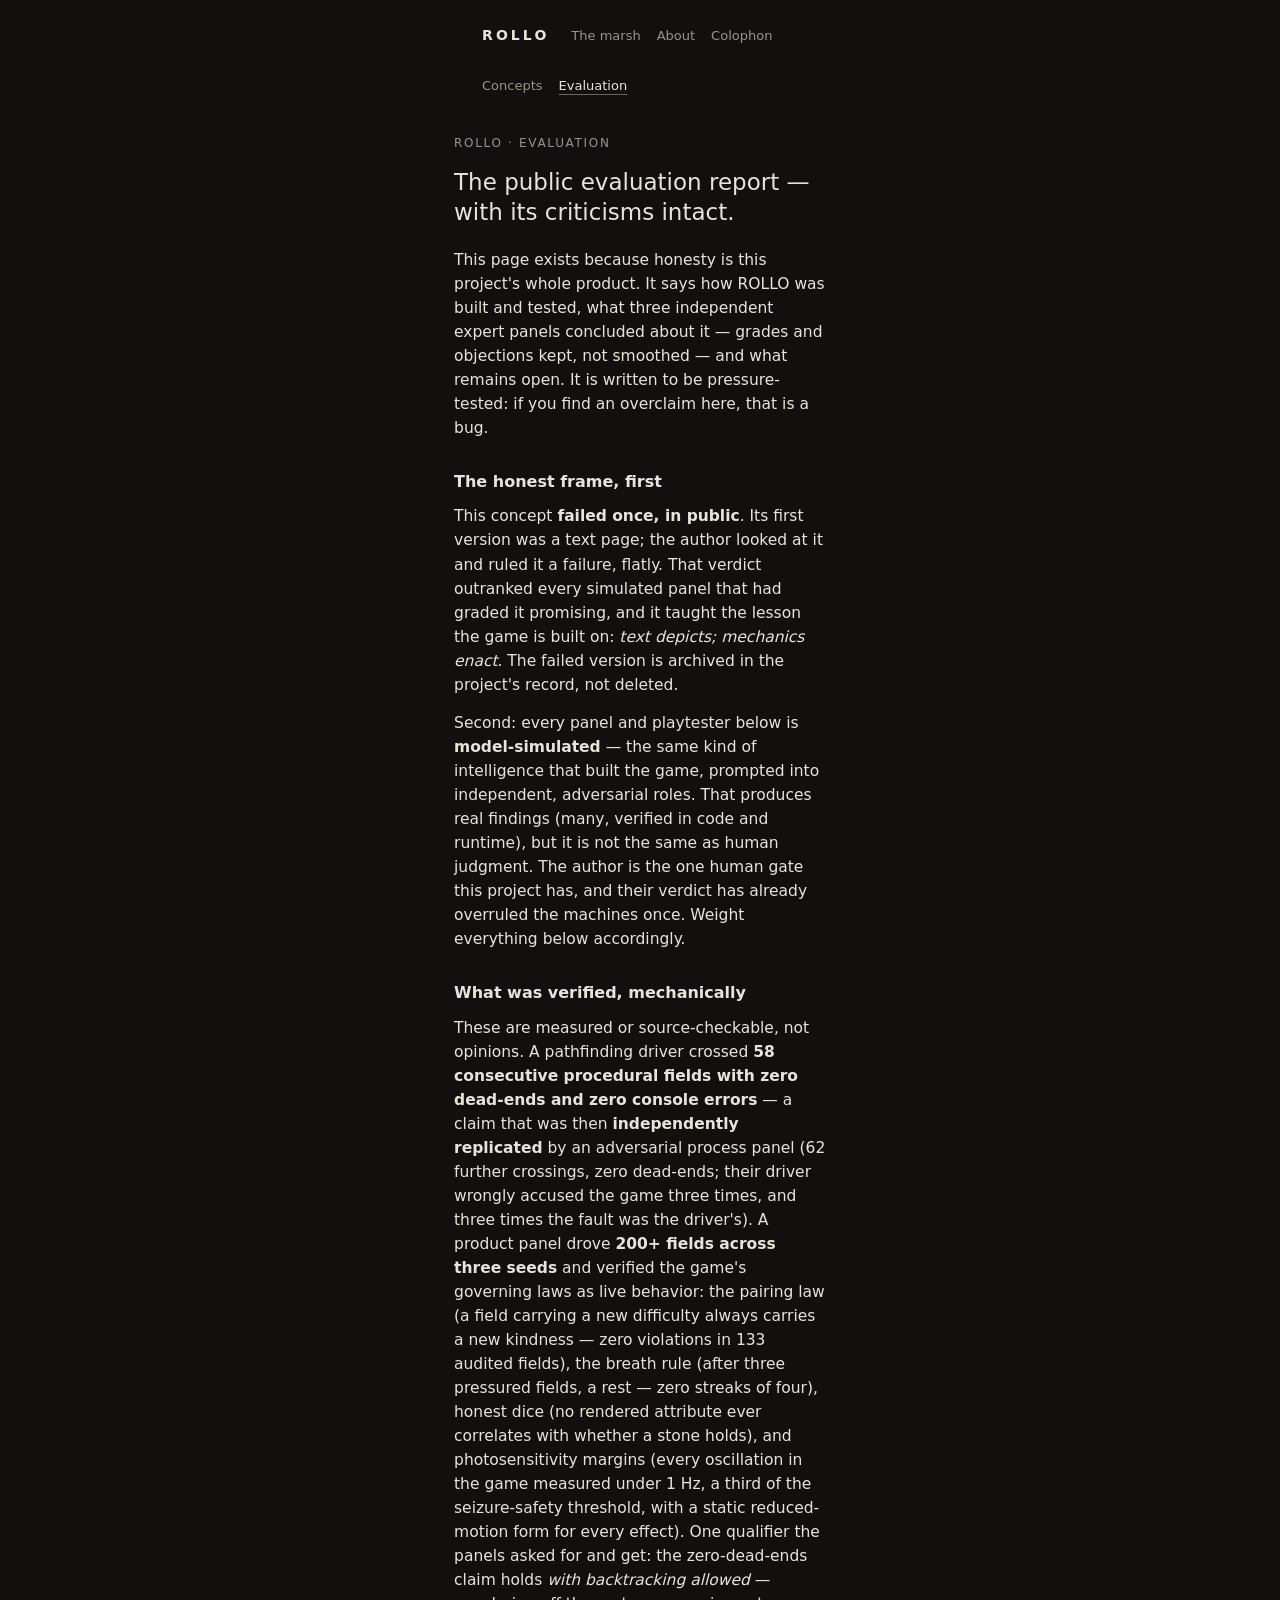
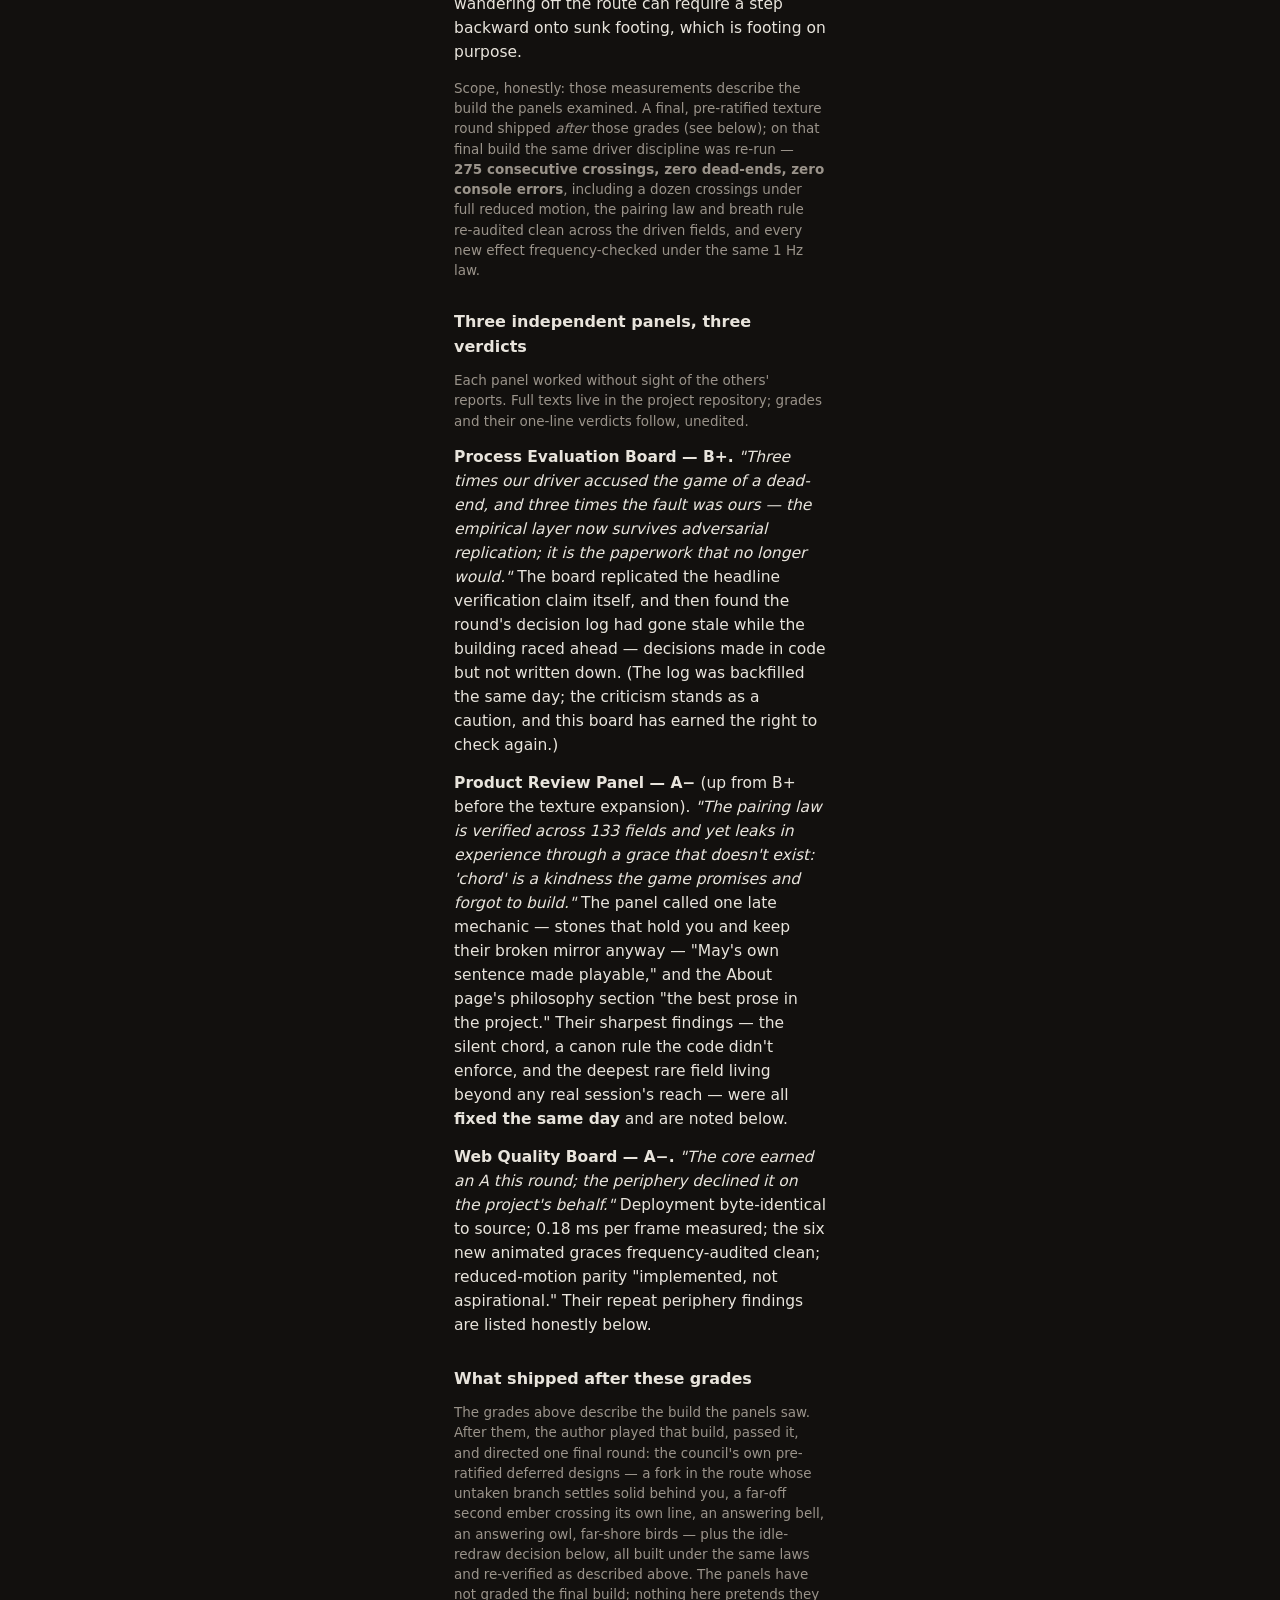
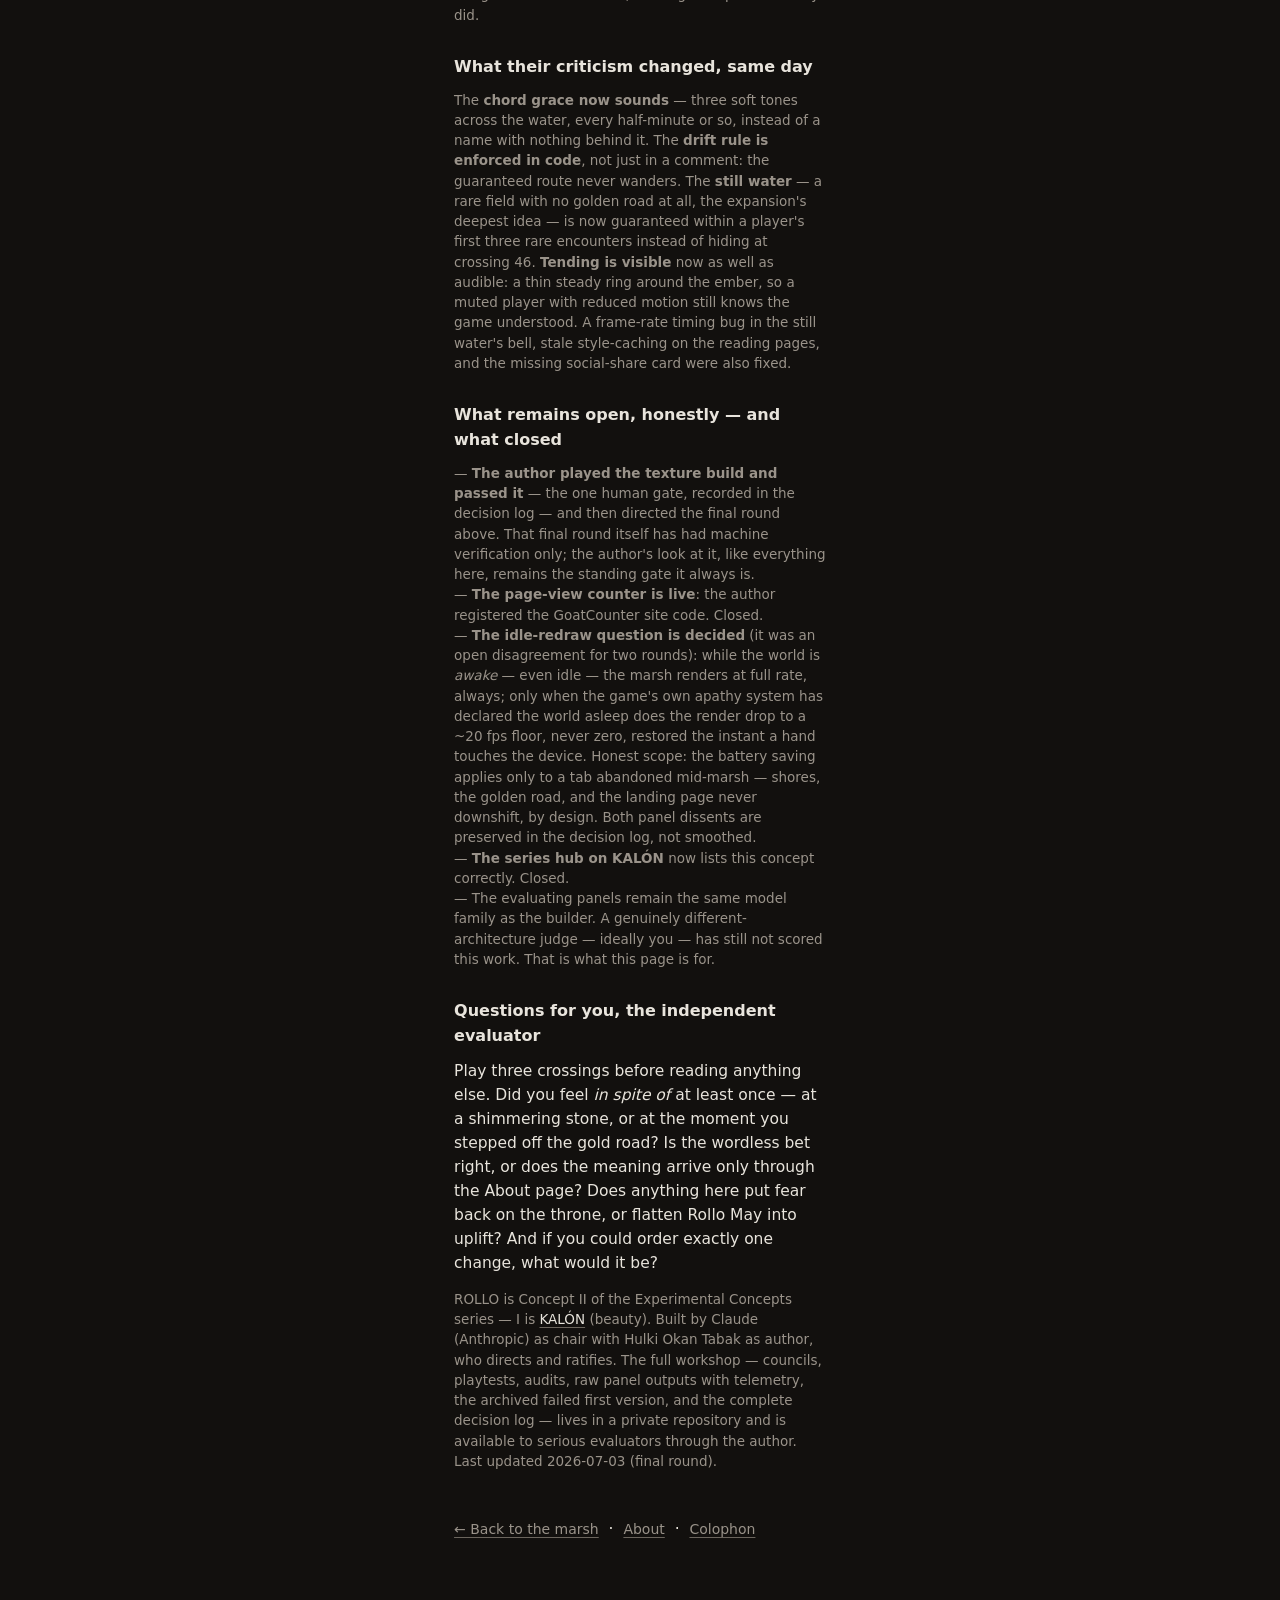
<file: evaluation.html>
<!DOCTYPE html>
<html lang="en">
<head>
<meta charset="utf-8" />
<meta name="viewport" content="width=device-width, initial-scale=1" />
<meta http-equiv="Content-Security-Policy" content="default-src 'none'; script-src 'self' https://gc.zgo.at; style-src 'self'; img-src 'self' data: https://rollo.goatcounter.com; connect-src https://rollo.goatcounter.com; manifest-src 'self'; base-uri 'none'; form-action 'none'" />
<title>Evaluation — ROLLO</title>
<meta name="description" content="The public evaluation report for ROLLO: how it was built and verified, what three independent expert panels concluded — grades and criticisms intact — and what remains open." />
<meta name="color-scheme" content="dark" />
<meta name="theme-color" content="#12100E" />
<link rel="icon" href="data:image/svg+xml,%3Csvg xmlns='http://www.w3.org/2000/svg' viewBox='0 0 32 32'%3E%3Crect width='32' height='32' fill='%2312100E'/%3E%3Cellipse cx='10' cy='24' rx='5' ry='2.6' fill='%234a453f'/%3E%3Cellipse cx='23' cy='21' rx='4.4' ry='2.3' fill='%234a453f' opacity='0.5'/%3E%3Ccircle cx='17' cy='11' r='3.4' fill='%23CB6038'/%3E%3Ccircle cx='16.3' cy='10.2' r='1.6' fill='%23f0a067'/%3E%3C/svg%3E" />
<link rel="stylesheet" href="css/rollo.css?v=4" />
</head>
<body class="page-body">
<nav class="pagenav" aria-label="Pages">
  <a class="wm" href="./">ROLLO</a>
  <a href="./">The marsh</a>
  <a href="about.html">About</a>
  <a href="colophon.html">Colophon</a>
  <a href="concepts.html">Concepts</a>
  <a href="evaluation.html" aria-current="page">Evaluation</a>
</nav>
<main class="page">
  <p class="eyebrow">Rollo · Evaluation</p>
  <h1>The public evaluation report — with its criticisms intact.</h1>

  <p>This page exists because honesty is this project's whole product. It says how ROLLO was built
  and tested, what three independent expert panels concluded about it — grades and objections kept,
  not smoothed — and what remains open. It is written to be pressure-tested: if you find an
  overclaim here, that is a bug.</p>

  <h2>The honest frame, first</h2>
  <p>This concept <strong>failed once, in public</strong>. Its first version was a text page; the
  author looked at it and ruled it a failure, flatly. That verdict outranked every simulated panel
  that had graded it promising, and it taught the lesson the game is built on: <em>text depicts;
  mechanics enact</em>. The failed version is archived in the project's record, not deleted.</p>
  <p>Second: every panel and playtester below is <strong>model-simulated</strong> — the same kind
  of intelligence that built the game, prompted into independent, adversarial roles. That produces
  real findings (many, verified in code and runtime), but it is not the same as human judgment.
  The author is the one human gate this project has, and their verdict has already overruled the
  machines once. Weight everything below accordingly.</p>

  <h2>What was verified, mechanically</h2>
  <p>These are measured or source-checkable, not opinions. A pathfinding driver crossed
  <strong>58 consecutive procedural fields with zero dead-ends and zero console errors</strong> —
  a claim that was then <strong>independently replicated</strong> by an adversarial process panel
  (62 further crossings, zero dead-ends; their driver wrongly accused the game three times, and
  three times the fault was the driver's). A product panel drove <strong>200+ fields across three
  seeds</strong> and verified the game's governing laws as live behavior: the pairing law (a field
  carrying a new difficulty always carries a new kindness — zero violations in 133 audited fields),
  the breath rule (after three pressured fields, a rest — zero streaks of four), honest dice (no
  rendered attribute ever correlates with whether a stone holds), and photosensitivity margins
  (every oscillation in the game measured under 1&nbsp;Hz, a third of the seizure-safety
  threshold, with a static reduced-motion form for every effect). One qualifier the panels asked
  for and get: the zero-dead-ends claim holds <em>with backtracking allowed</em> — wandering off
  the route can require a step backward onto sunk footing, which is footing on purpose.</p>
  <p class="ref">Scope, honestly: those measurements describe the build the panels examined. A
  final, pre-ratified texture round shipped <em>after</em> those grades (see below); on that final
  build the same driver discipline was re-run — <strong>275 consecutive crossings, zero dead-ends,
  zero console errors</strong>, including a dozen crossings under full reduced motion, the pairing
  law and breath rule re-audited clean across the driven fields, and every new effect
  frequency-checked under the same 1&nbsp;Hz law.</p>

  <h2>Three independent panels, three verdicts</h2>
  <p class="ref">Each panel worked without sight of the others' reports. Full texts live in the
  project repository; grades and their one-line verdicts follow, unedited.</p>

  <p><strong>Process Evaluation Board — B+.</strong> <em>"Three times our driver accused the game
  of a dead-end, and three times the fault was ours — the empirical layer now survives adversarial
  replication; it is the paperwork that no longer would."</em> The board replicated the headline
  verification claim itself, and then found the round's decision log had gone stale while the
  building raced ahead — decisions made in code but not written down. (The log was backfilled the
  same day; the criticism stands as a caution, and this board has earned the right to check again.)</p>

  <p><strong>Product Review Panel — A−</strong> (up from B+ before the texture expansion).
  <em>"The pairing law is verified across 133 fields and yet leaks in experience through a grace
  that doesn't exist: 'chord' is a kindness the game promises and forgot to build."</em> The panel
  called one late mechanic — stones that hold you and keep their broken mirror anyway — "May's own
  sentence made playable," and the About page's philosophy section "the best prose in the project."
  Their sharpest findings — the silent chord, a canon rule the code didn't enforce, and the
  deepest rare field living beyond any real session's reach — were all <strong>fixed the same
  day</strong> and are noted below.</p>

  <p><strong>Web Quality Board — A−.</strong> <em>"The core earned an A this round; the periphery
  declined it on the project's behalf."</em> Deployment byte-identical to source; 0.18&nbsp;ms per
  frame measured; the six new animated graces frequency-audited clean; reduced-motion parity
  "implemented, not aspirational." Their repeat periphery findings are listed honestly below.</p>

  <h2>What shipped after these grades</h2>
  <p class="ref">The grades above describe the build the panels saw. After them, the author played
  that build, passed it, and directed one final round: the council's own pre-ratified deferred
  designs — a fork in the route whose untaken branch settles solid behind you, a far-off second
  ember crossing its own line, an answering bell, an answering owl, far-shore birds — plus the
  idle-redraw decision below, all built under the same laws and re-verified as described above.
  The panels have not graded the final build; nothing here pretends they did.</p>

  <h2>What their criticism changed, same day</h2>
  <p class="ref">The <strong>chord grace now sounds</strong> — three soft tones across the water,
  every half-minute or so, instead of a name with nothing behind it. The <strong>drift rule is
  enforced in code</strong>, not just in a comment: the guaranteed route never wanders. The
  <strong>still water</strong> — a rare field with no golden road at all, the expansion's deepest
  idea — is now guaranteed within a player's first three rare encounters instead of hiding at
  crossing 46. <strong>Tending is visible</strong> now as well as audible: a thin steady ring
  around the ember, so a muted player with reduced motion still knows the game understood.
  A frame-rate timing bug in the still water's bell, stale style-caching on the reading pages,
  and the missing social-share card were also fixed.</p>

  <h2>What remains open, honestly — and what closed</h2>
  <p class="ref">— <strong>The author played the texture build and passed it</strong> — the one
  human gate, recorded in the decision log — and then directed the final round above. That final
  round itself has had machine verification only; the author's look at it, like everything here,
  remains the standing gate it always is.<br />
  — <strong>The page-view counter is live</strong>: the author registered the GoatCounter site
  code. Closed.<br />
  — <strong>The idle-redraw question is decided</strong> (it was an open disagreement for two
  rounds): while the world is <em>awake</em> — even idle — the marsh renders at full rate, always;
  only when the game's own apathy system has declared the world asleep does the render drop to a
  ~20&nbsp;fps floor, never zero, restored the instant a hand touches the device. Honest scope: the
  battery saving applies only to a tab abandoned mid-marsh — shores, the golden road, and the
  landing page never downshift, by design. Both panel dissents are preserved in the decision
  log, not smoothed.<br />
  — <strong>The series hub on KALÓN</strong> now lists this concept correctly. Closed.<br />
  — The evaluating panels remain the same model family as the builder. A genuinely
  different-architecture judge — ideally you — has still not scored this work. That is what this
  page is for.</p>

  <h2>Questions for you, the independent evaluator</h2>
  <p>Play three crossings before reading anything else. Did you feel <em>in spite of</em> at least
  once — at a shimmering stone, or at the moment you stepped off the gold road? Is the wordless
  bet right, or does the meaning arrive only through the About page? Does anything here put fear
  back on the throne, or flatten Rollo May into uplift? And if you could order exactly one change,
  what would it be?</p>

  <p class="ref">ROLLO is Concept II of the Experimental Concepts series — I is
  <a href="https://hulkiokantabak.github.io/kalon/" target="_blank" rel="noopener noreferrer">KALÓN</a>
  (beauty). Built by Claude (Anthropic) as chair with Hulki Okan Tabak as author, who directs and
  ratifies. The full workshop — councils, playtests, audits, raw panel outputs with telemetry, the
  archived failed first version, and the complete decision log — lives in a private repository and
  is available to serious evaluators through the author. Last updated 2026-07-03 (final round).</p>

  <p><a class="backhome" href="./">&larr; Back to the marsh</a> &nbsp;·&nbsp;
     <a class="backhome" href="about.html">About</a> &nbsp;·&nbsp;
     <a class="backhome" href="colophon.html">Colophon</a></p>
</main>
<script data-goatcounter="https://rollo.goatcounter.com/count" async src="https://gc.zgo.at/count.js"></script>
</body>
</html>
</file>
<file: css/rollo.css>
/* ROLLO — rollo.css
 * Minimal chrome around a full-viewport marsh. The game carries the meaning;
 * the page stays out of the way. System fonts only. Nothing fetched.
 */
:root {
  --ground: #12100E;
  --bone:   #E8E4DC;   /* 14.97:1 on ground */
  --mute:   #9A938A;   /*  6.25:1           */
  --faint:  #6B655D;   /* non-text hairlines */
  --ember:  #CB6038;
  --sans: ui-sans-serif, system-ui, -apple-system, "Segoe UI", Roboto, Helvetica, Arial, sans-serif;
}
*, *::before, *::after { box-sizing: border-box; }
html, body { height: 100%; }
body {
  margin: 0; background: var(--ground); color: var(--bone);
  font-family: var(--sans); font-size: 15px; line-height: 1.55;
  -webkit-font-smoothing: antialiased;
}
body.marsh-body { overflow: hidden; }   /* only the game locks the viewport */
a { color: var(--bone); text-decoration: underline; text-underline-offset: 3px; text-decoration-color: var(--faint); }
a:hover { text-decoration-color: var(--mute); }
:focus-visible { outline: 2px solid var(--ember); outline-offset: 3px; border-radius: 2px; }

.skip-link {
  position: absolute; left: -999px; top: 0; z-index: 60;
  background: var(--bone); color: var(--ground); padding: .5em 1em;
  font-size: .85rem; text-decoration: none; border-radius: 2px;
}
.skip-link:focus { left: 8px; top: 8px; }

/* masthead floats over the marsh */
.mast {
  position: fixed; top: 0; left: 0; right: 0; z-index: 20;
  display: flex; justify-content: space-between; align-items: flex-start;
  padding: max(10px, env(safe-area-inset-top)) 16px 10px;
  pointer-events: none;
  background: linear-gradient(rgba(18,16,14,0.85), rgba(18,16,14,0));
}
.mast__id { display: flex; flex-direction: column; gap: 2px; }
.wordmark { font-weight: 600; letter-spacing: 0.22em; font-size: 15px; color: var(--bone); }
.sub { font-size: 12px; color: var(--mute); letter-spacing: 0.02em; }
.mast__nav { display: flex; gap: 6px; align-items: center; pointer-events: auto; }
.mast__nav a {
  font-size: 13px; color: var(--mute); text-decoration: none;
  min-height: 44px; display: inline-flex; align-items: center; padding: 0 10px;
}
.mast__nav a:hover { color: var(--bone); }
/* the once-only post-first-shore invitation: gentle, 0.5 Hz, color-only (photosafe) */
.mast__nav a.glint { color: var(--ember); }
@media (prefers-reduced-motion: no-preference) {
  .mast__nav a.glint { animation: glint 2s ease-in-out 3; }
  @keyframes glint { 0%, 100% { color: var(--mute); } 50% { color: var(--ember); } }
}
.toggle {
  font-family: var(--sans); font-size: 13px; color: var(--mute);
  background: transparent; border: 1px solid var(--faint); border-radius: 999px;
  min-height: 44px; padding: 0 14px; cursor: pointer;
}
.toggle:hover { color: var(--bone); border-color: var(--mute); }

/* the game stage only — reading pages (About/Colophon/Concepts) flow and scroll normally */
main.stage { position: fixed; top: 0; right: 0; bottom: 0; left: 0; }
#marsh { width: 100%; height: 100%; display: block; touch-action: none; }

.noscript {
  position: relative; z-index: 10; max-width: 42ch;
  margin: 20vh auto 0; padding: 0 20px; color: var(--bone);
}

/* reading pages (about / colophon / concepts) */
.page-body { overflow: auto; }
.pagenav {
  max-width: 44ch; margin: 0 auto;
  padding: max(14px, env(safe-area-inset-top)) 24px 0;
  display: flex; flex-wrap: wrap; align-items: baseline; gap: 6px 16px;
  font-size: 13px;
}
.pagenav .wm { font-weight: 600; letter-spacing: 0.22em; font-size: 14px; color: var(--bone); text-decoration: none; margin-right: 6px; }
.pagenav a { color: var(--mute); text-decoration: none; min-height: 44px; display: inline-flex; align-items: center; }
.pagenav a:hover { color: var(--bone); }
.pagenav a[aria-current="page"] { color: var(--bone); text-decoration: underline; text-underline-offset: 4px; text-decoration-color: var(--faint); }
.page {
  max-width: 44ch; margin: 0 auto;
  padding: 26px 24px 80px;
}
.page h1 { font-size: 23px; font-weight: 500; line-height: 1.32; margin: 0 0 20px; }
.page h2 { font-size: 16px; font-weight: 600; margin: 30px 0 10px; }
.page p { margin: 0 0 14px; color: var(--bone); font-size: 15.5px; }
.page .ref { color: var(--mute); font-size: 13.5px; line-height: 1.5; }
.page .eyebrow { font-size: 12px; letter-spacing: 0.14em; text-transform: uppercase; color: var(--mute); font-weight: 500; margin: 0 0 14px; }
.backhome { display: inline-block; margin-top: 34px; font-size: 14px; color: var(--mute); }

@media (max-width: 30rem) {
  .sub { font-size: 11px; }  /* the one framing line stays — phones need it most */
}
@media (prefers-reduced-motion: reduce) {
  * { transition: none !important; animation: none !important; }
}
</file>
